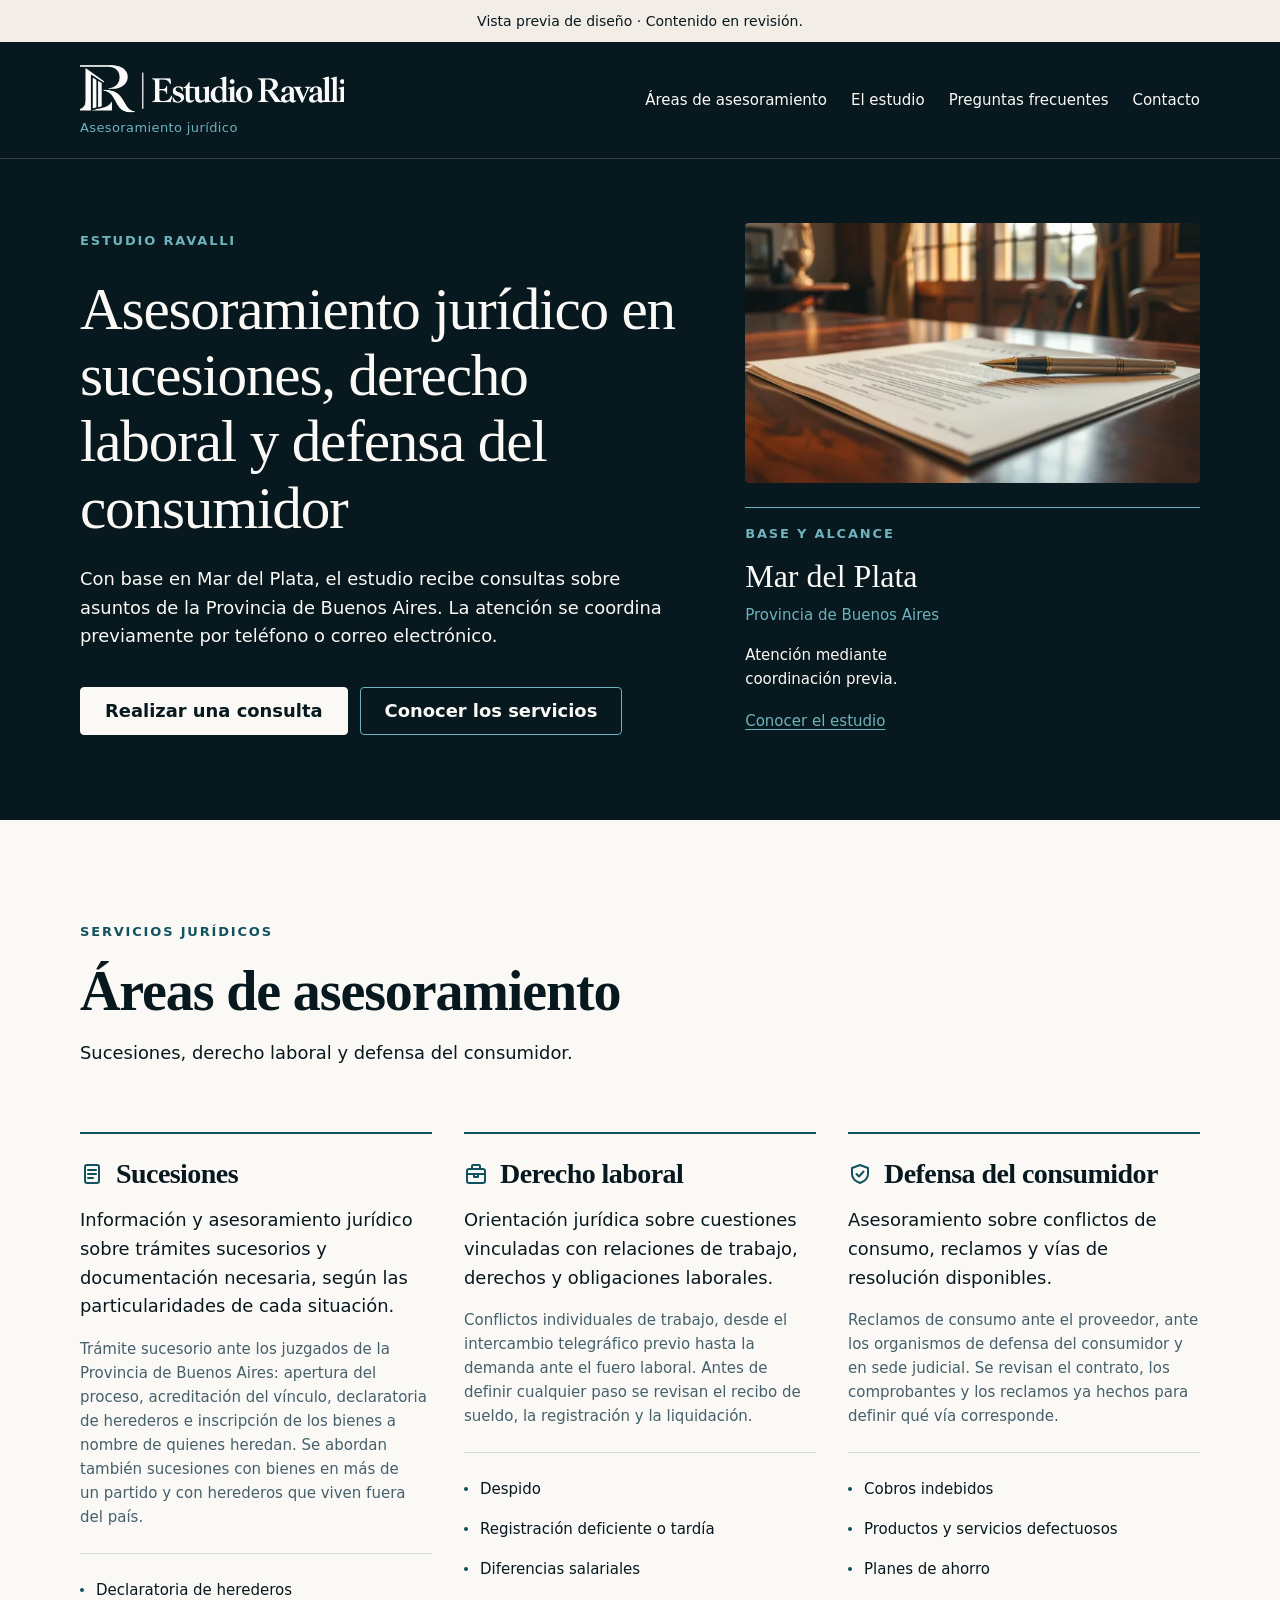
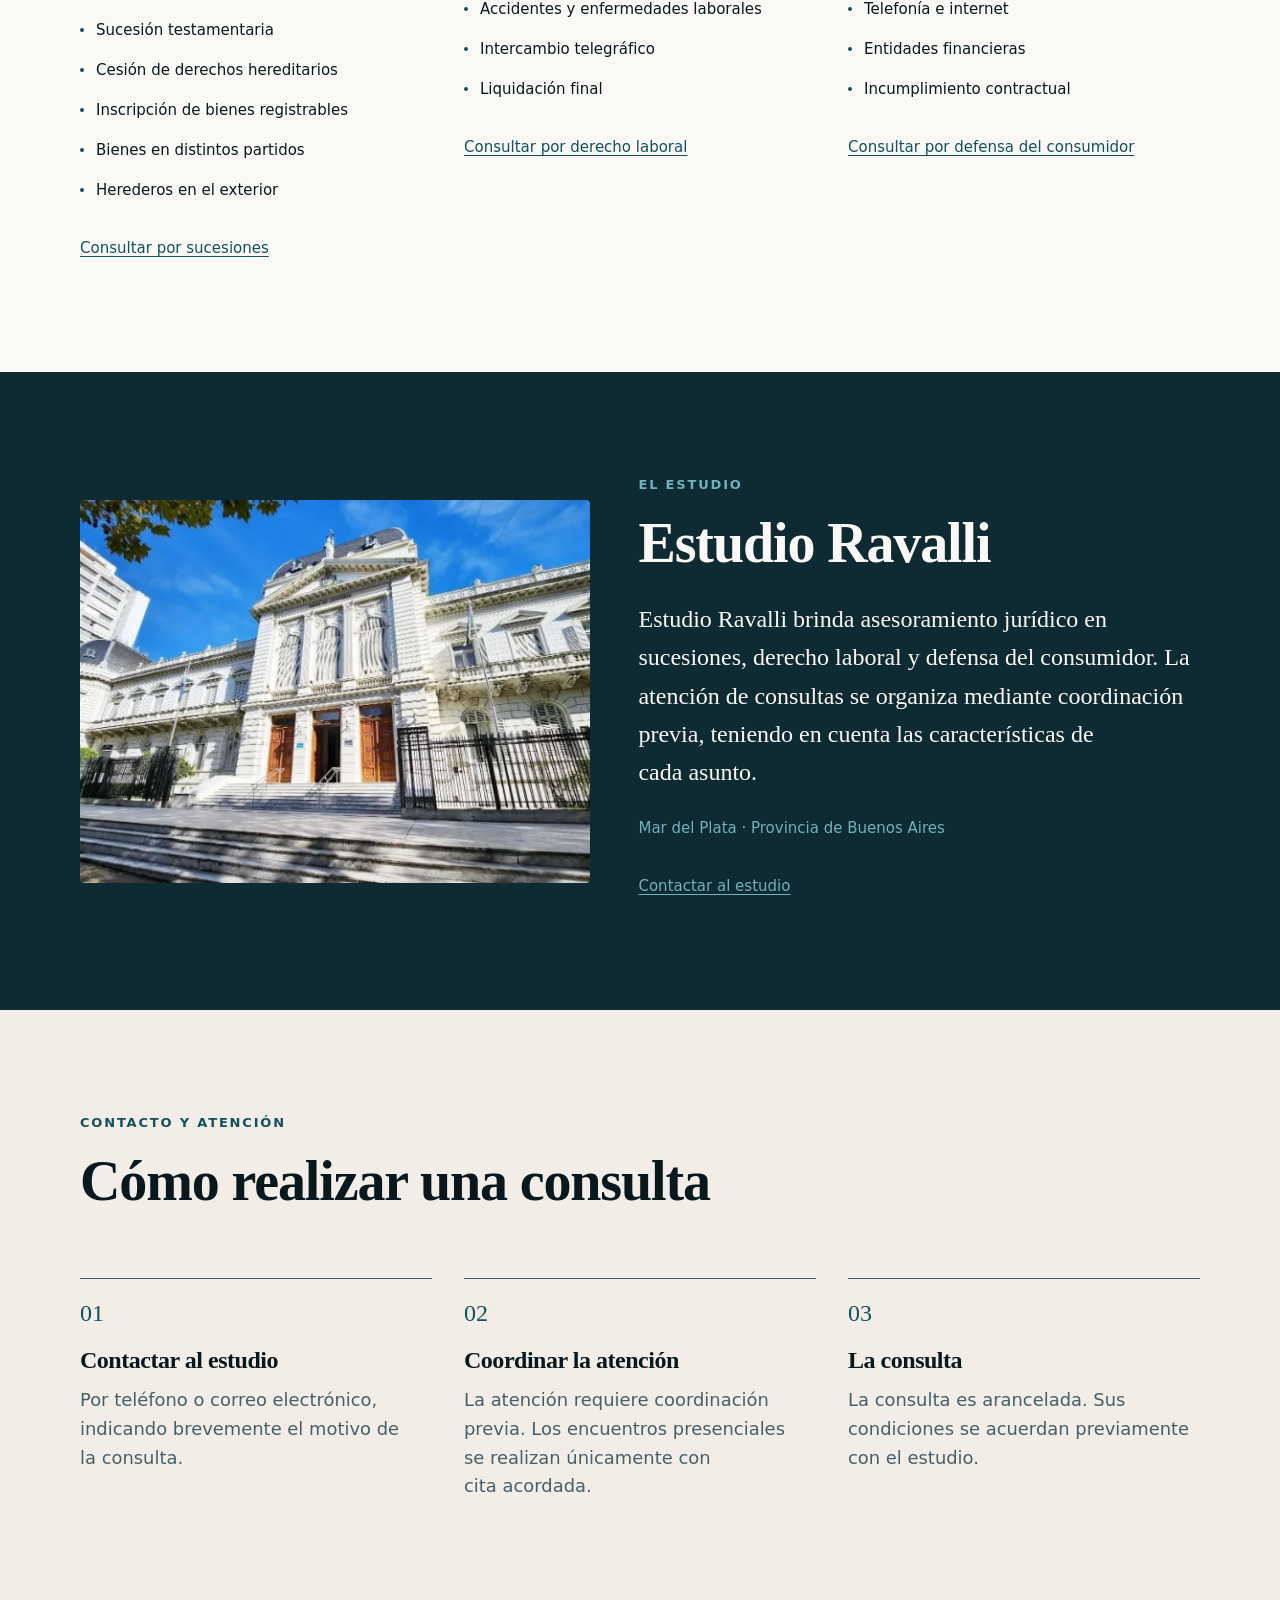
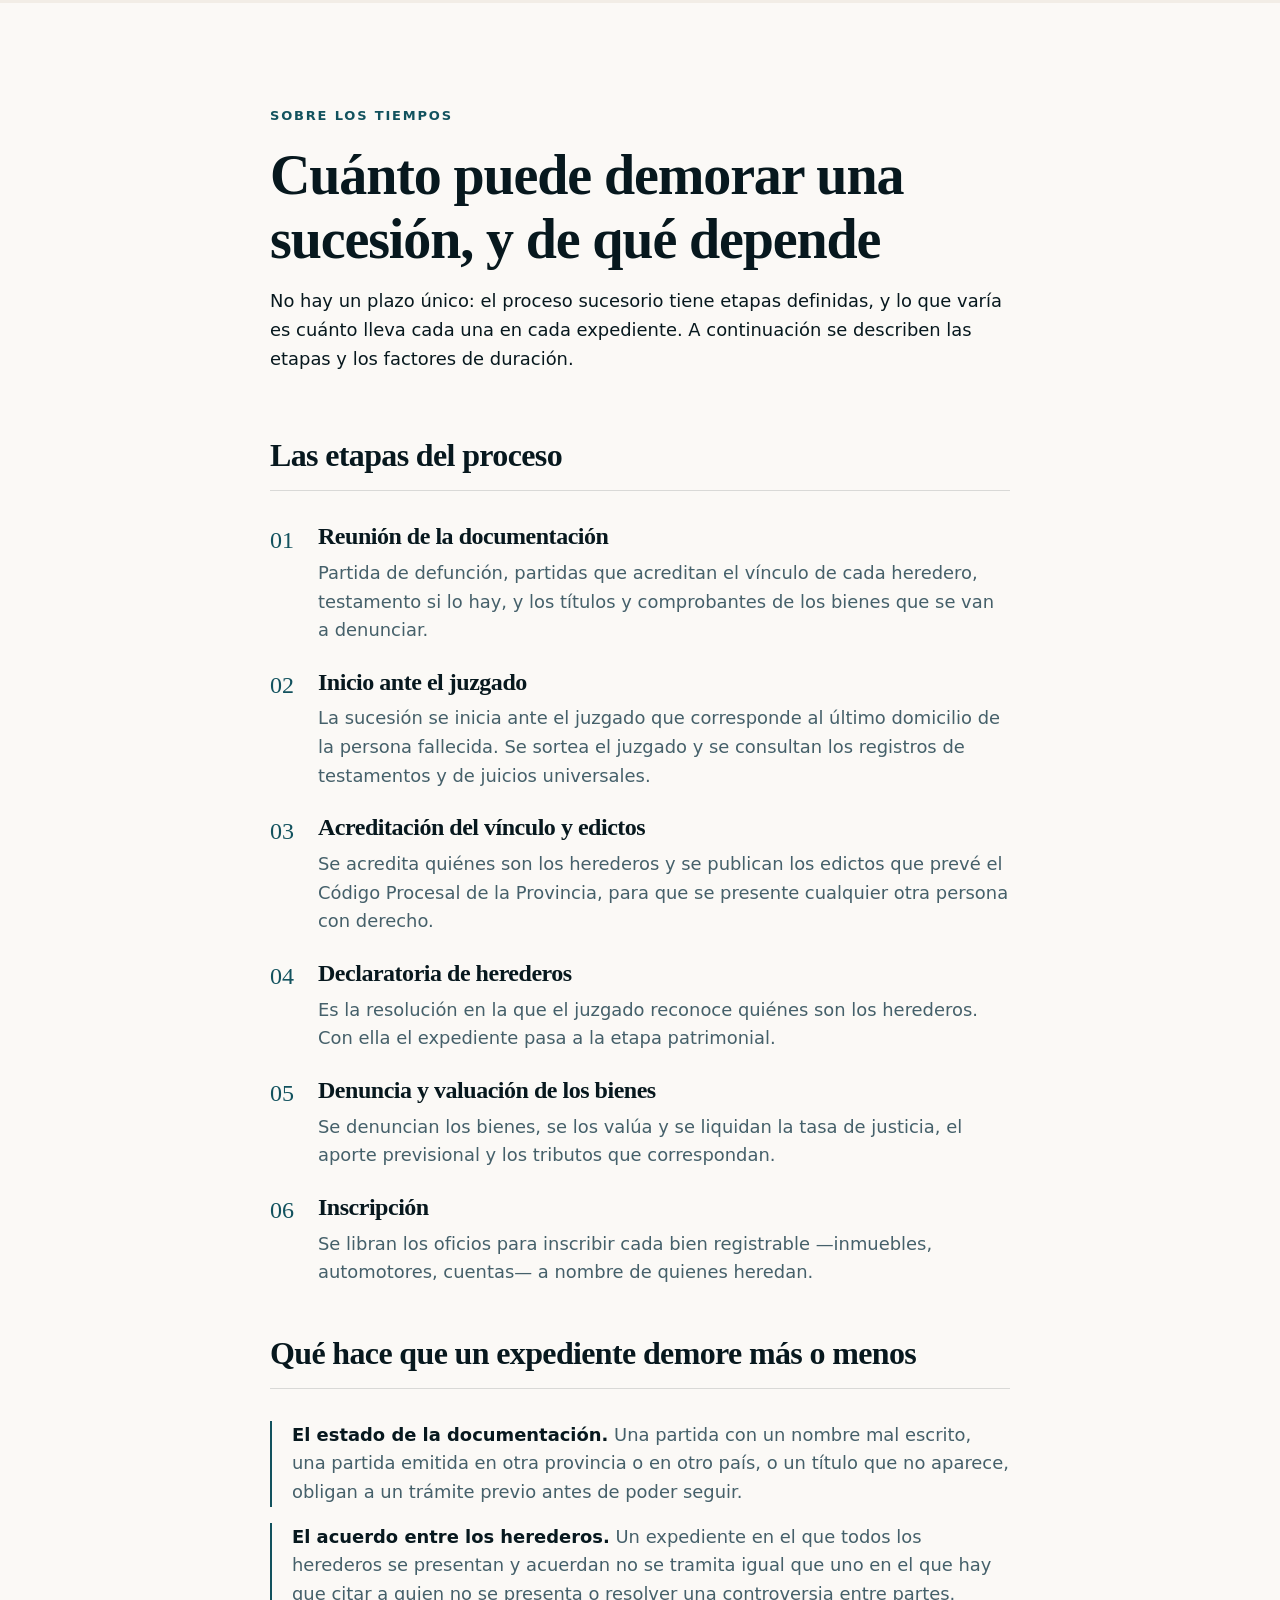
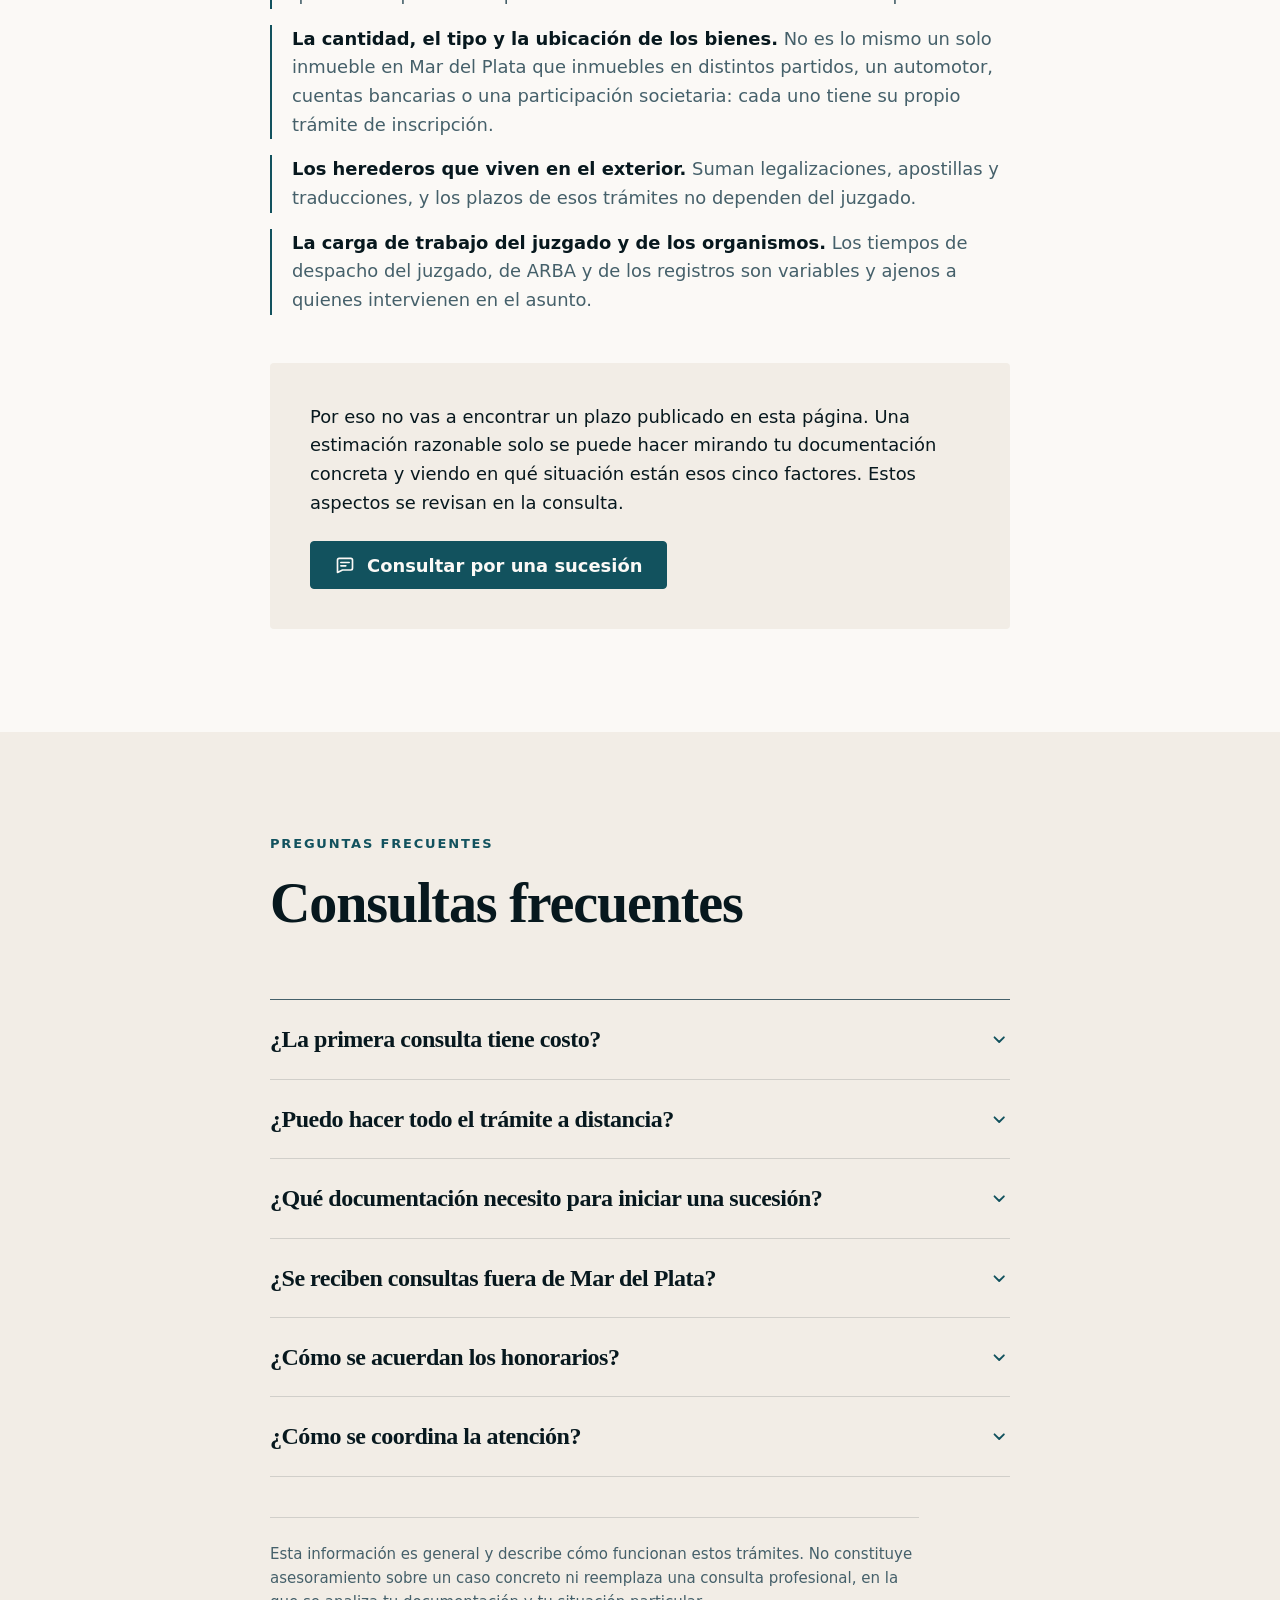
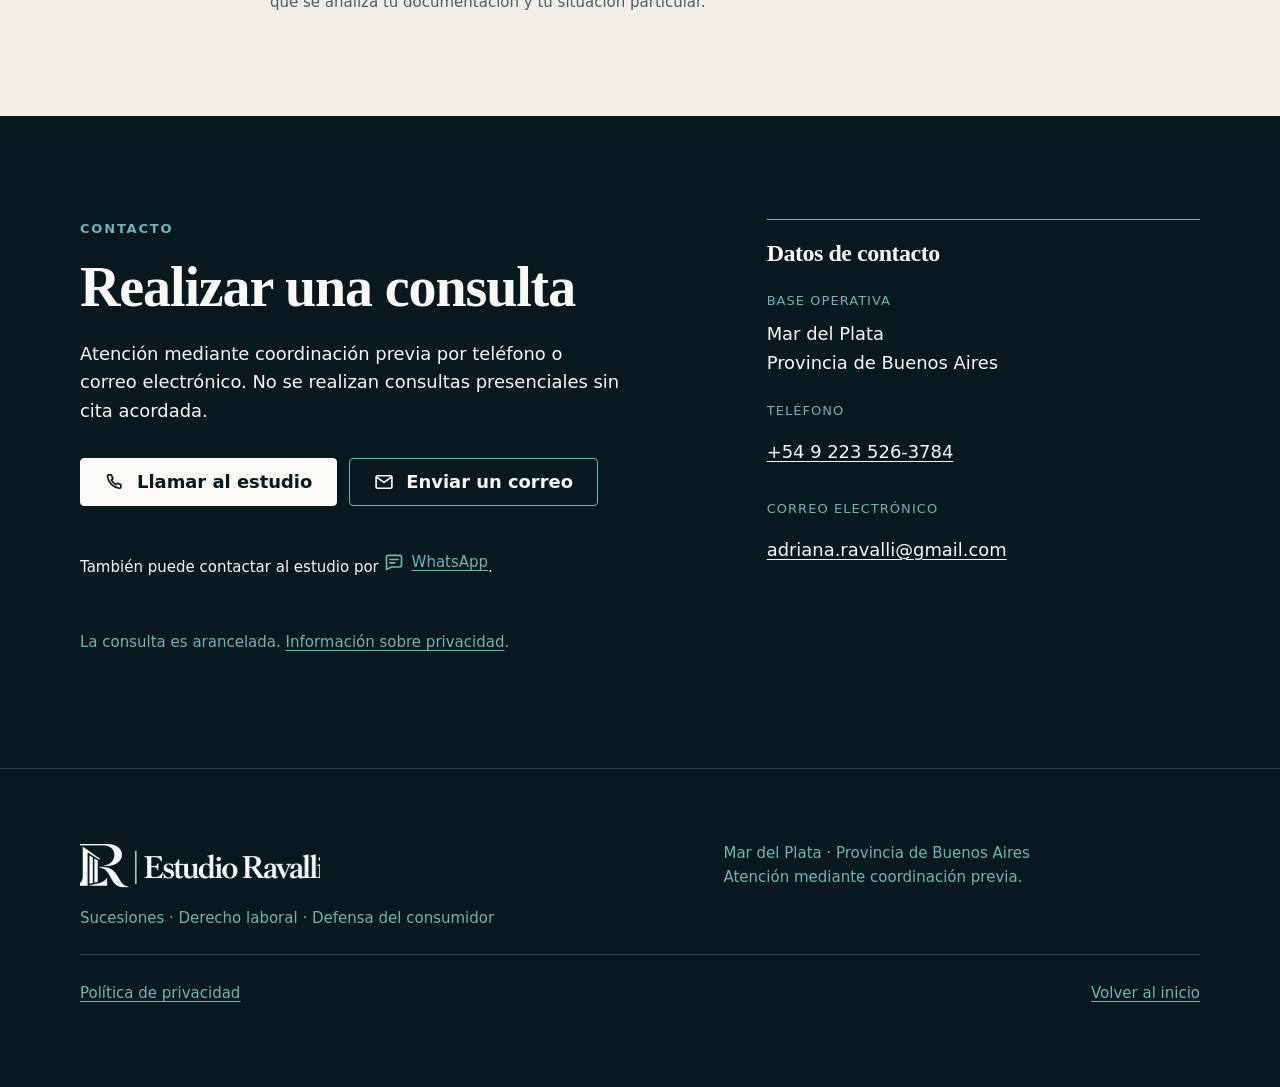
<file: index.html>
<!doctype html>
<html lang="es-AR">
<head>
<meta charset="utf-8">
<meta name="viewport" content="width=device-width, initial-scale=1">

<title>Estudio Ravalli | Sucesiones, derecho laboral y defensa del consumidor</title>
<meta name="description" content="Estudio Ravalli: asesoramiento jurídico en sucesiones, derecho laboral y defensa del consumidor. Base en Mar del Plata. Consultas sobre asuntos de la Provincia de Buenos Aires, con coordinación previa.">

<meta name="robots" content="noindex, nofollow, noarchive">
<meta name="author" content="Estudio Ravalli">
<meta name="theme-color" content="#07181E">

<meta property="og:type" content="website">
<meta property="og:locale" content="es_AR">
<meta property="og:site_name" content="Estudio Ravalli">
<meta property="og:title" content="Estudio Ravalli | Sucesiones, derecho laboral y defensa del consumidor">
<meta property="og:description" content="Asesoramiento jurídico con base en Mar del Plata. Consultas sobre asuntos de la Provincia de Buenos Aires, mediante coordinación previa.">
<meta name="twitter:card" content="summary">
<meta name="twitter:title" content="Estudio Ravalli | Sucesiones, derecho laboral y defensa del consumidor">
<meta name="twitter:description" content="Consultas sobre asuntos de la Provincia de Buenos Aires. Base en Mar del Plata y atención mediante coordinación previa.">
<link rel="icon" href="assets/img/favicon-negro.png" type="image/png" sizes="1254x1254">
<link rel="icon" href="assets/img/favicon-blanco.png" type="image/png" sizes="1254x1254" media="(prefers-color-scheme: dark)">
<link rel="icon" href="assets/img/favicon-negro.png" type="image/png" sizes="1254x1254" media="(prefers-color-scheme: light)">
<link rel="apple-touch-icon" href="assets/img/favicon-negro.png">

<link rel="stylesheet" href="assets/css/tokens.css">
<link rel="stylesheet" href="assets/css/base.css">
<link rel="stylesheet" href="assets/css/layout.css">
<link rel="stylesheet" href="assets/css/sections.css">

<script src="assets/js/main.js" defer></script>
</head>

<body>
<p class="preview-notice">Vista previa de diseño · Contenido en revisión.</p>

<a class="skip-link" href="#contenido">Saltar al contenido</a>

<svg class="sprite" aria-hidden="true" focusable="false" xmlns="http://www.w3.org/2000/svg">
  <symbol id="i-phone" viewBox="0 0 24 24"><path d="M7.5 3.5h-3a1.5 1.5 0 0 0-1.5 1.7c.9 7.7 6.6 13.4 14.3 14.3a1.5 1.5 0 0 0 1.7-1.5v-3l-4-1.5-1.8 1.8a13 13 0 0 1-5.5-5.5L9.5 8Z"/></symbol>
  <symbol id="i-mail" viewBox="0 0 24 24"><rect x="2.5" y="4.5" width="19" height="15" rx="2"/><path d="m3 6 9 6.5L21 6"/></symbol>
  <symbol id="i-message" viewBox="0 0 24 24"><path d="M5 4h14a2 2 0 0 1 2 2v10a2 2 0 0 1-2 2H9l-6 3V6a2 2 0 0 1 2-2Z"/><path d="M7 9h10M7 13h6"/></symbol>
  <symbol id="i-document" viewBox="0 0 24 24"><rect x="5" y="3" width="14" height="18" rx="2"/><path d="M8 8h8M8 12h8M8 16h5"/></symbol>
  <symbol id="i-briefcase" viewBox="0 0 24 24"><rect x="3" y="7" width="18" height="14" rx="2"/><path d="M8 7V4a1 1 0 0 1 1-1h6a1 1 0 0 1 1 1v3M3 12h18M10 12v3h4v-3"/></symbol>
  <symbol id="i-shield" viewBox="0 0 24 24"><path d="m12 3 8 3v6c0 4.5-4 7.5-8 9-4-1.5-8-4.5-8-9V6Z"/><path d="m8.5 12 2.5 2.5 4.5-5"/></symbol>
  <symbol id="i-chevron" viewBox="0 0 24 24"><path d="m7 10 5 5 5-5"/></symbol>
</svg>

<header class="site-header band--ink-900">
  <div class="container site-header__inner">

    <a class="site-brand" href="#hero" aria-label="Estudio Ravalli, inicio"><picture><source media="print" srcset="assets/img/logo-estudio-ravalli-negro.png"><img class="brand-logo" src="assets/img/logo-estudio-ravalli-blanco.png" width="2172" height="724" alt="Estudio Ravalli" decoding="async"></picture><span>Asesoramiento jurídico</span></a>
    <button class="nav-toggle" type="button" aria-controls="site-navigation" aria-expanded="false" aria-label="Abrir menú de navegación" hidden>
      <span class="nav-toggle__icon" aria-hidden="true"><span></span><span></span><span></span></span>
    </button>
    <nav class="site-nav" id="site-navigation" aria-label="Navegación principal">
      <a href="#materias">Áreas de asesoramiento</a>
      <a href="#quien">El estudio</a>
      <a href="#faq">Preguntas frecuentes</a>
      <a class="site-nav__contact" href="#contacto">Contacto</a>
    </nav>

  </div>
</header>

<main id="contenido" tabindex="-1">

<section class="band band--ink-900 hero" id="hero" aria-labelledby="hero-titulo">
  <div class="container hero__grid">
    <div class="hero__text stack-6">

      <p class="eyebrow hero__eyebrow">ESTUDIO RAVALLI</p>
      <h1 class="hero__title" id="hero-titulo">Asesoramiento jurídico en sucesiones, derecho laboral y defensa del consumidor</h1>
      <p class="hero__lede">Con base en Mar del Plata, el estudio recibe consultas sobre asuntos de la Provincia de Buenos Aires. La atención se coordina previamente por teléfono o correo electrónico.</p>
      <div class="cluster hero__cta">
        <a class="btn btn--primary" href="#contacto">Realizar una consulta</a>
        <a class="btn btn--ghost" href="#materias">Conocer los servicios</a>
      </div>

    </div>
    <div class="hero__visual">

      <picture class="hero__picture">
        <source type="image/webp" srcset="assets/img/hero-640.webp 640w, assets/img/hero-960.webp 960w, assets/img/hero-1344.webp 1344w" sizes="(min-width: 1184px) 456px, (min-width: 768px) calc((100vw - 104px) / 2.35), calc(100vw - 48px)">
        <img class="hero__image" src="assets/img/hero.jpg" width="1344" height="768" alt="Documentos y una lapicera sobre una mesa de madera." fetchpriority="high" decoding="async">
      </picture>
    <aside class="hero__scope" aria-label="Base y alcance de las consultas">

      <p class="eyebrow">Base y alcance</p>
      <p class="hero__city">Mar del Plata</p>
      <p class="hero__region">Provincia de Buenos Aires</p>
      <p class="hero__appointment">Atención mediante<br>coordinación previa.</p>
      <a class="text-link" href="#quien">Conocer el estudio</a>

    </aside>
    </div>
  </div>
</section>

<section class="band band--paper materias" id="materias" aria-labelledby="materias-titulo">
  <div class="container">

    <header class="section-head">

      <p class="eyebrow">Servicios jurídicos</p>
      <h2 id="materias-titulo">Áreas de asesoramiento</h2>
      <p class="measure">
        Sucesiones, derecho laboral y defensa del consumidor.
      </p>

    </header>

    <div class="materias__grid">

    <article class="materia" id="sucesiones">
      <h3 class="materia__titulo"><svg class="icon materia__icon" aria-hidden="true" focusable="false"><use href="#i-document"></use></svg>Sucesiones</h3>
      <p class="materia__intro">Información y asesoramiento jurídico sobre trámites sucesorios y documentación necesaria, según las particularidades de cada situación.</p>

      <p class="materia__texto measure">
        Trámite sucesorio ante los juzgados de la Provincia de Buenos Aires:
        apertura del proceso, acreditación del vínculo, declaratoria de herederos
        e inscripción de los bienes a nombre de quienes heredan. Se abordan también
        sucesiones con bienes en más de un partido y con herederos que viven
        fuera del país.
      </p>
      <ul class="materia__lista cols-2">
        <li class="materia__item">Declaratoria de herederos</li>
        <li class="materia__item">Sucesión testamentaria</li>
        <li class="materia__item">Cesión de derechos hereditarios</li>
        <li class="materia__item">Inscripción de bienes registrables</li>
        <li class="materia__item">Bienes en distintos partidos</li>
        <li class="materia__item">Herederos en el exterior</li>
      </ul>
          <a class="text-link materia__link" href="#contacto">Consultar por sucesiones</a>
    </article>

    <article class="materia" id="laboral">
      <h3 class="materia__titulo"><svg class="icon materia__icon" aria-hidden="true" focusable="false"><use href="#i-briefcase"></use></svg>Derecho laboral</h3>
      <p class="materia__intro">Orientación jurídica sobre cuestiones vinculadas con relaciones de trabajo, derechos y obligaciones laborales.</p>

      <p class="materia__texto measure">
        Conflictos individuales de trabajo, desde el intercambio telegráfico
        previo hasta la demanda ante el fuero laboral. Antes de definir cualquier
        paso se revisan el recibo de sueldo, la registración y la liquidación.
      </p>
      <ul class="materia__lista cols-2">
        <li class="materia__item">Despido</li>
        <li class="materia__item">Registración deficiente o tardía</li>
        <li class="materia__item">Diferencias salariales</li>
        <li class="materia__item">Accidentes y enfermedades laborales</li>
        <li class="materia__item">Intercambio telegráfico</li>
        <li class="materia__item">Liquidación final</li>
      </ul>
          <a class="text-link materia__link" href="#contacto">Consultar por derecho laboral</a>
    </article>

    <article class="materia" id="consumidor">
      <h3 class="materia__titulo"><svg class="icon materia__icon" aria-hidden="true" focusable="false"><use href="#i-shield"></use></svg>Defensa del consumidor</h3>
      <p class="materia__intro">Asesoramiento sobre conflictos de consumo, reclamos y vías de resolución disponibles.</p>

      <p class="materia__texto measure">
        Reclamos de consumo ante el proveedor, ante los organismos de defensa
        del consumidor y en sede judicial. Se revisan el contrato, los
        comprobantes y los reclamos ya hechos para definir qué vía corresponde.
      </p>
      <ul class="materia__lista cols-2">
        <li class="materia__item">Cobros indebidos</li>
        <li class="materia__item">Productos y servicios defectuosos</li>
        <li class="materia__item">Planes de ahorro</li>
        <li class="materia__item">Telefonía e internet</li>
        <li class="materia__item">Entidades financieras</li>
        <li class="materia__item">Incumplimiento contractual</li>
      </ul>
          <a class="text-link materia__link" href="#contacto">Consultar por defensa del consumidor</a>
    </article>

    </div>

  </div>
</section>

<section class="band band--ink-800 quien" id="quien" aria-labelledby="quien-titulo">
  <div class="container quien__grid">

    <div class="quien__texto stack-6">
      <header class="section-head">
        <p class="eyebrow">El estudio</p>
        <h2 id="quien-titulo">Estudio Ravalli</h2>
      </header>
      <p class="quien__lede">Estudio Ravalli brinda asesoramiento jurídico en sucesiones, derecho laboral y defensa del consumidor. La atención de consultas se organiza mediante coordinación previa, teniendo en cuenta las características de cada asunto.</p>
      <p class="quien__location">Mar del Plata · Provincia de Buenos Aires</p>
      <a class="text-link" href="#contacto">Contactar al estudio</a>
    </div>

    <picture class="quien__media">
      <source type="image/webp" srcset="assets/img/institucional-640.webp 640w, assets/img/institucional-960.webp 960w, assets/img/institucional-1280.webp 1280w" sizes="(min-width: 1184px) 512px, (min-width: 768px) calc((100vw - 112px) / 2.1), calc(100vw - 48px)">
      <img class="quien__image" src="assets/img/institucional.jpg" width="1500" height="937" alt="Fachada de arquitectura clásica con ventanas altas y una reja exterior." loading="lazy" decoding="async">
    </picture>
  </div>
</section>

<section class="band band--sand proceso" id="proceso" aria-labelledby="proceso-titulo">
  <div class="container">
    <header class="section-head">

      <p class="eyebrow">Contacto y atención</p>
      <h2 id="proceso-titulo">Cómo realizar una consulta</h2>

    </header>

    <ol class="proceso__pasos" role="list">
      <li class="paso">
        <span class="paso__numero" aria-hidden="true">01</span>
        <h3 class="paso__titulo">Contactar al estudio</h3>
        <p class="paso__texto">Por teléfono o correo electrónico, indicando brevemente el motivo de la consulta.</p>
      </li>
      <li class="paso">
        <span class="paso__numero" aria-hidden="true">02</span>
        <h3 class="paso__titulo">Coordinar la atención</h3>
        <p class="paso__texto">La atención requiere coordinación previa. Los encuentros presenciales se realizan únicamente con cita acordada.</p>
      </li>
      <li class="paso">
        <span class="paso__numero" aria-hidden="true">03</span>
        <h3 class="paso__titulo">La consulta</h3>
        <p class="paso__texto">La consulta es arancelada. Sus condiciones se acuerdan previamente con el estudio.</p>
      </li>
    </ol>

  </div>
</section>

<section class="band band--paper tiempos" id="tiempos" aria-labelledby="tiempos-titulo">
  <div class="container-narrow">

    <header class="section-head">

      <p class="eyebrow">Sobre los tiempos</p>
      <h2 id="tiempos-titulo">Cuánto puede demorar una sucesión, y de qué depende</h2>
      <p class="measure">
        No hay un plazo único: el proceso sucesorio tiene etapas definidas,
        y lo que varía es cuánto lleva cada una en cada expediente. A continuación se describen las etapas y los factores de duración.
      </p>

    </header>

    <h3 class="tiempos__subtitulo">Las etapas del proceso</h3>
    <ol class="tiempos__etapas stack-6" role="list">

      <li class="etapa">
        <h4 class="etapa__titulo">Reunión de la documentación</h4>
        <p class="etapa__texto">
          Partida de defunción, partidas que acreditan el vínculo de cada
          heredero, testamento si lo hay, y los títulos y comprobantes de los
          bienes que se van a denunciar.
        </p>
      </li>

      <li class="etapa">
        <h4 class="etapa__titulo">Inicio ante el juzgado</h4>
        <p class="etapa__texto">
          La sucesión se inicia ante el juzgado que corresponde al último
          domicilio de la persona fallecida. Se sortea el juzgado y se
          consultan los registros de testamentos y de juicios universales.
        </p>
      </li>

      <li class="etapa">
        <h4 class="etapa__titulo">Acreditación del vínculo y edictos</h4>
        <p class="etapa__texto">
          Se acredita quiénes son los herederos y se publican los edictos que
          prevé el Código Procesal de la Provincia, para que se presente
          cualquier otra persona con derecho.
        </p>
      </li>

      <li class="etapa">
        <h4 class="etapa__titulo">Declaratoria de herederos</h4>
        <p class="etapa__texto">
          Es la resolución en la que el juzgado reconoce quiénes son los
          herederos. Con ella el expediente pasa a la etapa patrimonial.
        </p>
      </li>

      <li class="etapa">
        <h4 class="etapa__titulo">Denuncia y valuación de los bienes</h4>
        <p class="etapa__texto">
          Se denuncian los bienes, se los valúa y se liquidan la tasa de
          justicia, el aporte previsional y los tributos que correspondan.
        </p>
      </li>

      <li class="etapa">
        <h4 class="etapa__titulo">Inscripción</h4>
        <p class="etapa__texto">
          Se libran los oficios para inscribir cada bien registrable —inmuebles,
          automotores, cuentas— a nombre de quienes heredan.
        </p>
      </li>

    </ol>

    <h3 class="tiempos__subtitulo">Qué hace que un expediente demore más o menos</h3>
    <ul class="tiempos__factores stack-4">

      <li class="factor">
        <strong>El estado de la documentación.</strong>
        Una partida con un nombre mal escrito, una partida emitida en otra
        provincia o en otro país, o un título que no aparece, obligan a un
        trámite previo antes de poder seguir.
      </li>

      <li class="factor">
        <strong>El acuerdo entre los herederos.</strong>
        Un expediente en el que todos los herederos se presentan y acuerdan no
        se tramita igual que uno en el que hay que citar a quien no se presenta
        o resolver una controversia entre partes.
      </li>

      <li class="factor">
        <strong>La cantidad, el tipo y la ubicación de los bienes.</strong>
        No es lo mismo un solo inmueble en Mar del Plata que inmuebles en
        distintos partidos, un automotor, cuentas bancarias o una participación
        societaria: cada uno tiene su propio trámite de inscripción.
      </li>

      <li class="factor">
        <strong>Los herederos que viven en el exterior.</strong>
        Suman legalizaciones, apostillas y traducciones, y los plazos de esos
        trámites no dependen del juzgado.
      </li>

      <li class="factor">
        <strong>La carga de trabajo del juzgado y de los organismos.</strong>
        Los tiempos de despacho del juzgado, de ARBA y de los registros son
        variables y ajenos a quienes intervienen en el asunto.
      </li>

    </ul>

    <div class="tiempos__cierre">
      <p class="measure">
        Por eso no vas a encontrar un plazo publicado en esta página. Una
        estimación razonable solo se puede hacer mirando tu documentación
        concreta y viendo en qué situación están esos cinco factores. Estos aspectos se revisan en la consulta.
      </p>
      <p class="cluster">
        <a class="btn btn--primary"
           href="https://wa.me/5492235263784?text=Hola%20Estudio%20Ravalli%2C%20quisiera%20consultar%20por%20una%20sucesi%C3%B3n."
           rel="noopener"
           target="_blank">
          <svg class="icon" aria-hidden="true" focusable="false"><use href="#i-message"></use></svg>
          Consultar por una sucesión
        </a>
      </p>
    </div>

  </div>
</section>

<section class="band band--sand faq" id="faq" aria-labelledby="faq-titulo">
  <div class="container-narrow">

    <header class="section-head">

      <p class="eyebrow">Preguntas frecuentes</p>
      <h2 id="faq-titulo">Consultas frecuentes</h2>

    </header>

    <div class="faq__lista">

      <details class="faq__item">
        <summary>¿La primera consulta tiene costo?
          <svg class="icon faq__chevron" aria-hidden="true" focusable="false"><use href="#i-chevron"></use></svg>
        </summary>
        <p>
          Sí, la consulta es arancelada. En ese encuentro se revisa la
          documentación disponible y se explica qué procedimiento corresponde a
          tu situación y qué alternativas hay. Si después se decide avanzar, los
          honorarios del trámite se acuerdan por escrito y por separado.
        </p>
      </details>

      <details class="faq__item">
        <summary>¿Puedo hacer todo el trámite a distancia?
          <svg class="icon faq__chevron" aria-hidden="true" focusable="false"><use href="#i-chevron"></use></svg>
        </summary>
        <p>
          En buena medida sí. La modalidad de la consulta se coordina previamente con el estudio. El
          expediente judicial en la Provincia de Buenos Aires tramita en forma
          electrónica, así que las presentaciones no requieren tu presencia.
          Lo que sí vas a tener que hacer presencialmente es firmar el poder
          ante escribanía o ante el Colegio, y en algunos casos acercar
          documentación original.
        </p>
      </details>

      <details class="faq__item">
        <summary>¿Qué documentación necesito para iniciar una sucesión?
          <svg class="icon faq__chevron" aria-hidden="true" focusable="false"><use href="#i-chevron"></use></svg>
        </summary>
        <p>
          Como base: partida de defunción de la persona fallecida, las partidas
          que acreditan el vínculo de cada heredero —nacimiento, matrimonio—,
          el documento de identidad de los herederos, el testamento si lo hubo,
          y los títulos o comprobantes de los bienes que se van a denunciar
          (escritura del inmueble, cédula del automotor, datos de las cuentas).
          Según el caso puede pedirse documentación adicional; eso se revisa
          en la consulta.
        </p>
      </details>

      <details class="faq__item">
        <summary>¿Se reciben consultas fuera de Mar del Plata?
          <svg class="icon faq__chevron" aria-hidden="true" focusable="false"><use href="#i-chevron"></use></svg>
        </summary>
        <p>
          El estudio recibe consultas sobre asuntos de la Provincia de Buenos Aires, con base en Mar del Plata y atención mediante coordinación previa.
          En sucesiones el juzgado competente es el del último domicilio de la
          persona fallecida, así que el lugar donde vivís vos no determina dónde
          tramita el expediente. Si el caso corresponde a otra jurisdicción,
          se informa en el primer contacto.
        </p>
      </details>

      <details class="faq__item">
        <summary>¿Cómo se acuerdan los honorarios?
          <svg class="icon faq__chevron" aria-hidden="true" focusable="false"><use href="#i-chevron"></use></svg>
        </summary>
        <p>
          Por escrito y antes de empezar. En la Provincia de Buenos Aires los
          honorarios de abogados se rigen por la Ley 14.967, que es de orden
          público y fija los mínimos según el tipo de proceso y la etapa. En la
          consulta se explica cómo se calculan en cada caso y, si se avanza,
          se firma el convenio —incluida la forma de pago— antes de iniciar el
          trámite.
        </p>
      </details>

      <details class="faq__item">
        <summary>¿Cómo se coordina la atención?
          <svg class="icon faq__chevron" aria-hidden="true" focusable="false"><use href="#i-chevron"></use></svg>
        </summary>
        <p>Atención mediante coordinación previa por teléfono o correo electrónico. No se realizan consultas presenciales sin cita acordada.</p>
      </details>

    </div>

    <p class="faq__nota">
      Esta información es general y describe cómo funcionan estos trámites.
      No constituye asesoramiento sobre un caso concreto ni reemplaza una
      consulta profesional, en la que se analiza tu documentación y tu
      situación particular.
    </p>

  </div>
</section>

<section class="band band--ink-900 contacto" id="contacto" aria-labelledby="contacto-titulo">
  <div class="container contacto__grid">
    <div class="contacto__principal stack-8">
      <header class="section-head">

        <p class="eyebrow">Contacto</p>
        <h2 id="contacto-titulo">Realizar una consulta</h2>
        <p class="contacto__intro">Atención mediante coordinación previa por teléfono o correo electrónico. No se realizan consultas presenciales sin cita acordada.</p>

      </header>

      <div class="contacto__vias">
        <a class="btn btn--primary" href="tel:+5492235263784"><svg class="icon" aria-hidden="true" focusable="false"><use href="#i-phone"></use></svg>Llamar al estudio</a>
        <a class="btn btn--ghost" href="mailto:adriana.ravalli@gmail.com?subject=Consulta%20a%20Estudio%20Ravalli"><svg class="icon" aria-hidden="true" focusable="false"><use href="#i-mail"></use></svg>Enviar un correo</a>
      </div>
      <p class="contacto__whatsapp">También puede contactar al estudio por <a href="https://wa.me/5492235263784?text=Hola%2C%20quisiera%20realizar%20una%20consulta%20a%20Estudio%20Ravalli." rel="noopener noreferrer" target="_blank"><svg class="icon" aria-hidden="true" focusable="false"><use href="#i-message"></use></svg>WhatsApp</a>.</p>
      <p class="contacto__nota">La consulta es arancelada. <a href="privacidad.html">Información sobre privacidad</a>.</p>

    </div>
    <aside class="contacto__datos" aria-labelledby="estudio-titulo">

      <h3 class="contacto__datos-titulo" id="estudio-titulo">Datos de contacto</h3>
      <dl class="dato-lista stack-6">
        <div class="dato"><dt class="dato__rotulo">Base operativa</dt><dd class="dato__valor">Mar del Plata<br>Provincia de Buenos Aires</dd></div>
        <div class="dato"><dt class="dato__rotulo">Teléfono</dt><dd class="dato__valor"><a href="tel:+5492235263784">+54 9 223 526-3784</a></dd></div>
        <div class="dato"><dt class="dato__rotulo">Correo electrónico</dt><dd class="dato__valor"><a href="mailto:adriana.ravalli@gmail.com">adriana.ravalli@gmail.com</a></dd></div>
      </dl>

    </aside>
  </div>
</section>

</main>

<footer class="band band--ink-900 band--tight pie">
  <div class="container">

    <div class="pie__grid">
      <div class="stack-2"><a class="site-brand site-brand--footer" href="#hero" aria-label="Estudio Ravalli, volver al inicio"><picture><source media="print" srcset="assets/img/logo-estudio-ravalli-negro.png"><img class="brand-logo" src="assets/img/logo-estudio-ravalli-blanco.png" width="2172" height="724" alt="Estudio Ravalli" decoding="async"></picture></a><p class="pie__descripcion">Sucesiones · Derecho laboral · Defensa del consumidor</p></div>
      <p class="pie__address">Mar del Plata · Provincia de Buenos Aires<br>Atención mediante coordinación previa.</p>
    </div>
    <div class="pie__legal cluster"><p><a href="privacidad.html">Política de privacidad</a></p><a href="#hero">Volver al inicio</a></div>

  </div>
</footer>

<nav class="mobile-bar band--ink-900" aria-label="Contacto rápido">

  <a class="mobile-bar__accion mobile-bar__accion--wa"
     href="https://wa.me/5492235263784?text=Hola%20Estudio%20Ravalli%2C%20quisiera%20hacer%20una%20consulta."
     rel="noopener"
     target="_blank">
    <svg class="icon" aria-hidden="true" focusable="false"><use href="#i-message"></use></svg>
    WhatsApp
  </a>
  <a class="mobile-bar__accion mobile-bar__accion--tel"
     href="tel:+5492235263784">
    <svg class="icon" aria-hidden="true" focusable="false"><use href="#i-phone"></use></svg>
    Llamar
  </a>

</nav>

</body>
</html>
</file>
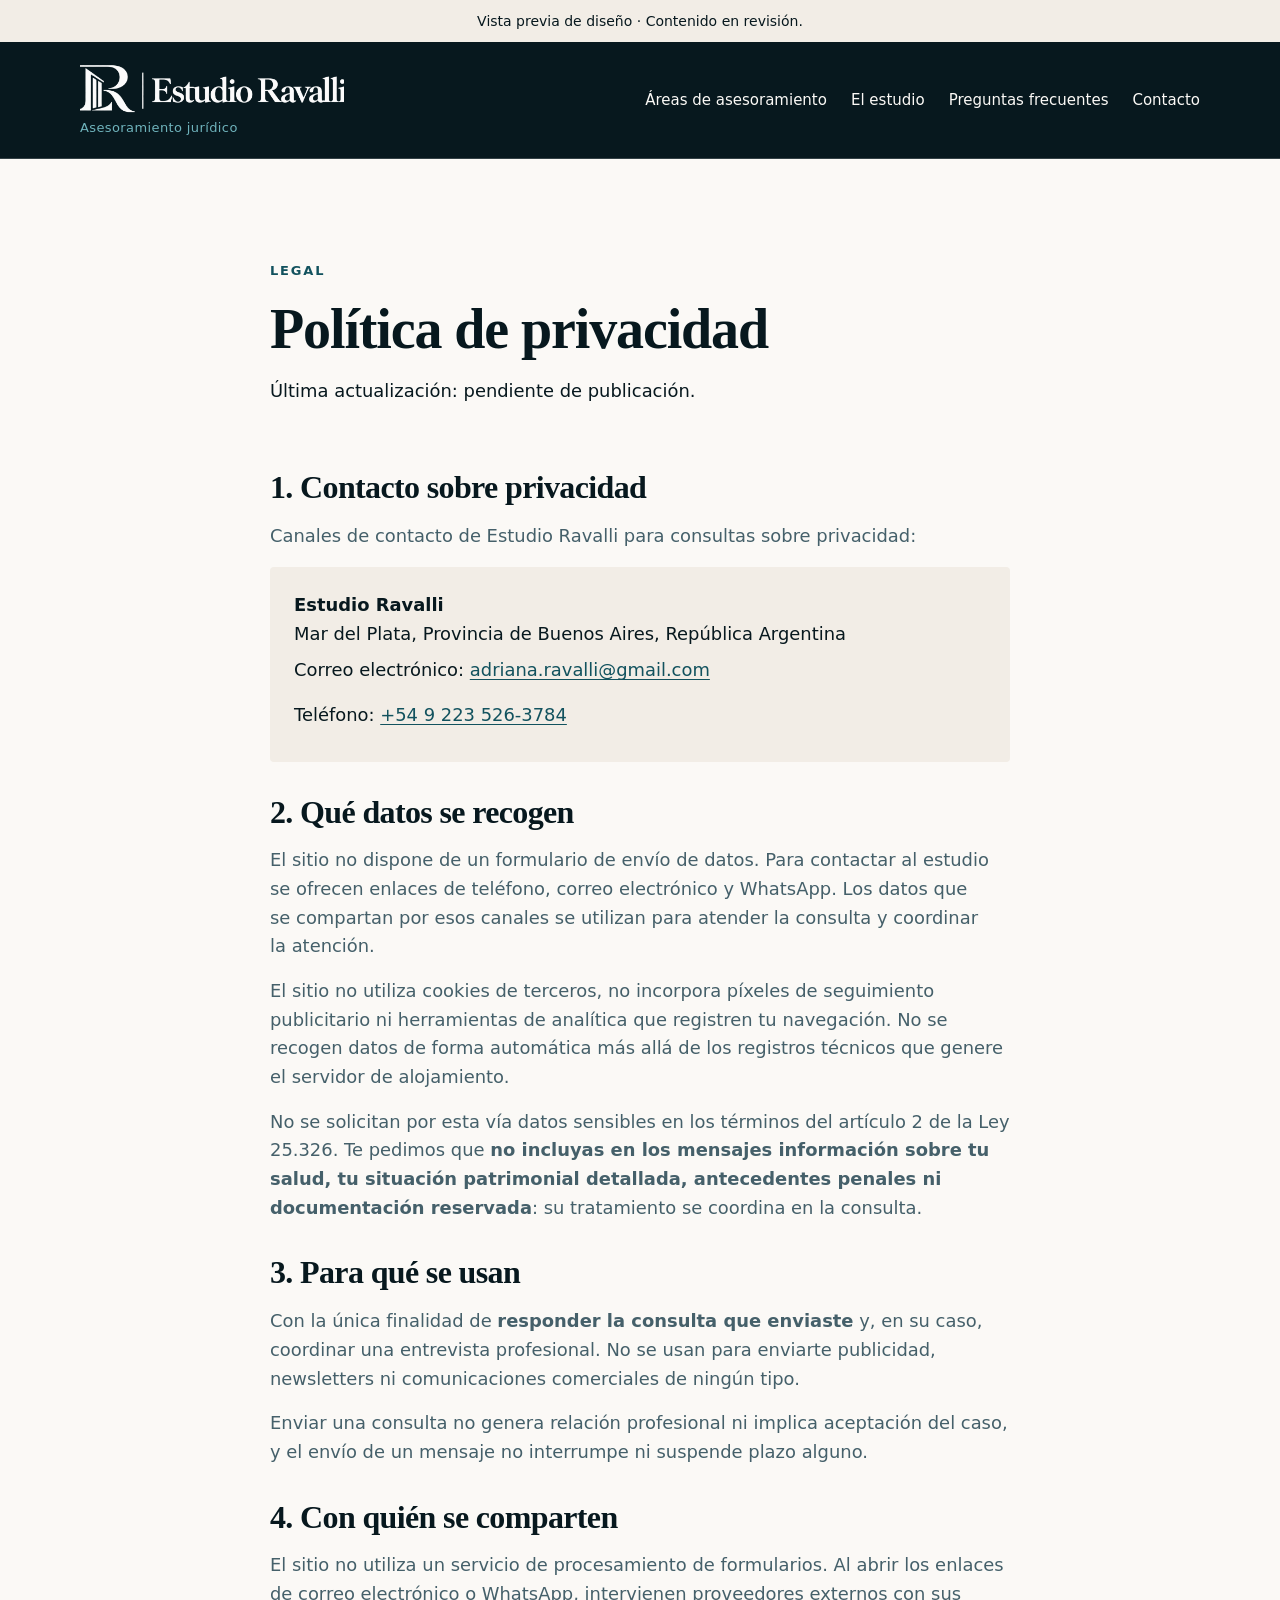
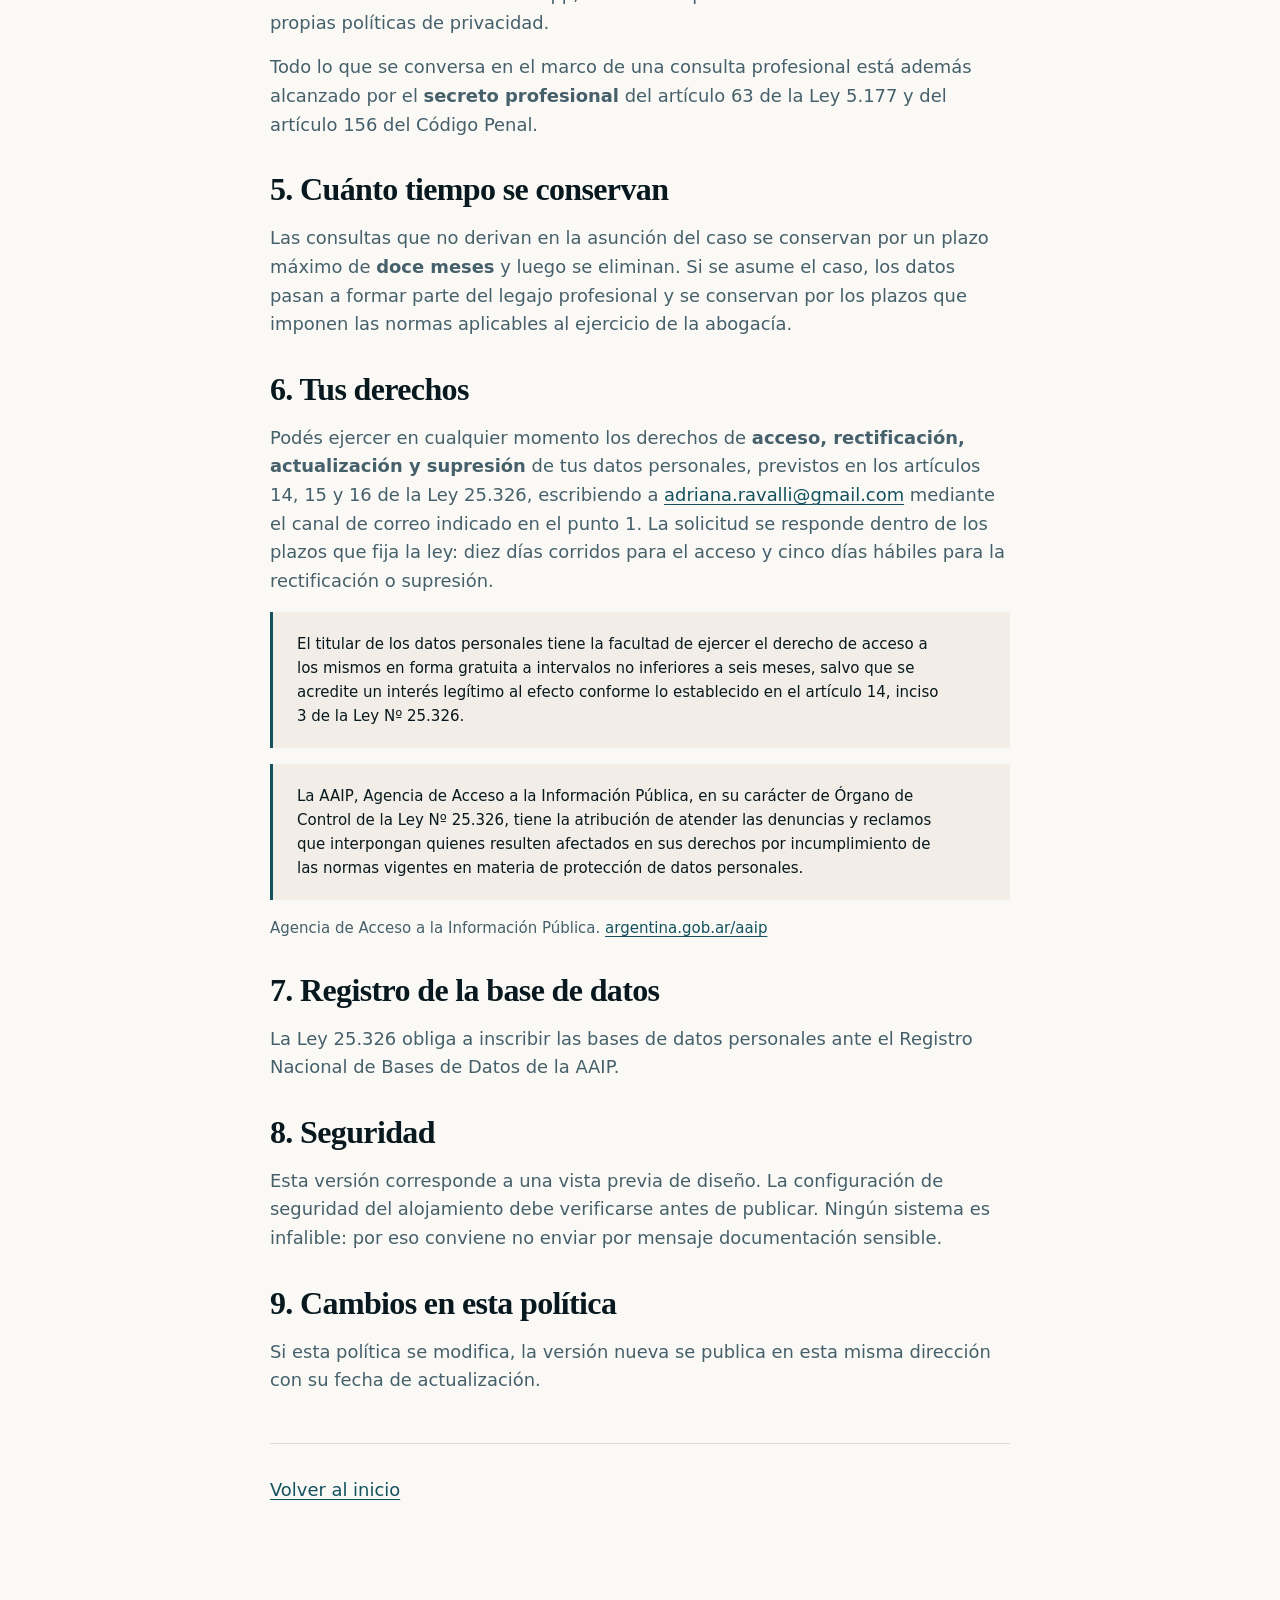
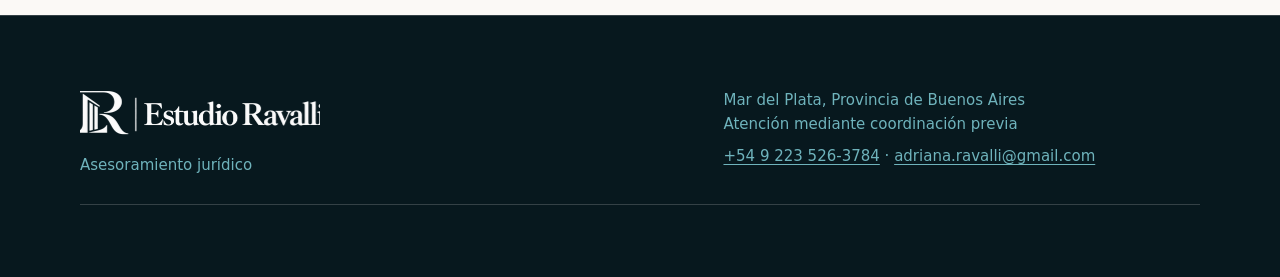
<file: privacidad.html>
<!doctype html>
<html lang="es-AR">
<head>
<meta charset="utf-8">
<meta name="viewport" content="width=device-width, initial-scale=1">

<title>Política de privacidad — Estudio Ravalli</title>
<meta name="description" content="Cómo se tratan los datos personales que dejás en este sitio: quién es responsable de la base, para qué se usan, cuánto se conservan y cómo ejercer los derechos de acceso, rectificación y supresión de la Ley 25.326.">
<meta name="robots" content="noindex, nofollow, noarchive">
<link rel="icon" href="assets/img/favicon-negro.png" type="image/png" sizes="1254x1254">
<link rel="icon" href="assets/img/favicon-blanco.png" type="image/png" sizes="1254x1254" media="(prefers-color-scheme: dark)">
<link rel="icon" href="assets/img/favicon-negro.png" type="image/png" sizes="1254x1254" media="(prefers-color-scheme: light)">
<link rel="apple-touch-icon" href="assets/img/favicon-negro.png">

<link rel="stylesheet" href="assets/css/tokens.css">
<link rel="stylesheet" href="assets/css/base.css">
<link rel="stylesheet" href="assets/css/layout.css">
<link rel="stylesheet" href="assets/css/sections.css">

<script src="assets/js/main.js" defer></script>
</head>

<body>
<p class="preview-notice">Vista previa de diseño · Contenido en revisión.</p>

<a class="skip-link" href="#contenido">Saltar al contenido</a>

<header class="site-header band--ink-900">
  <div class="container site-header__inner">

    <a class="site-brand" href="index.html#hero" aria-label="Estudio Ravalli, inicio"><picture><source media="print" srcset="assets/img/logo-estudio-ravalli-negro.png"><img class="brand-logo" src="assets/img/logo-estudio-ravalli-blanco.png" width="2172" height="724" alt="Estudio Ravalli" decoding="async"></picture><span>Asesoramiento jurídico</span></a>
    <button class="nav-toggle" type="button" aria-controls="site-navigation" aria-expanded="false" aria-label="Abrir menú de navegación" hidden>
      <span class="nav-toggle__icon" aria-hidden="true"><span></span><span></span><span></span></span>
    </button>
    <nav class="site-nav" id="site-navigation" aria-label="Navegación principal">
      <a href="index.html#materias">Áreas de asesoramiento</a>
      <a href="index.html#quien">El estudio</a>
      <a href="index.html#faq">Preguntas frecuentes</a>
      <a class="site-nav__contact" href="index.html#contacto">Contacto</a>
    </nav>

  </div>
</header>

<main id="contenido" tabindex="-1">
<section class="band band--paper legal">
  <div class="container-narrow">

    <header class="section-head">
      <p class="eyebrow">Legal</p>
      <h1>Política de privacidad</h1>
      <p class="measure">
        Última actualización:
        pendiente de publicación.
      </p>
    </header>

    <div class="legal__cuerpo stack-8">

      <section class="stack-4">
        <h2>1. Contacto sobre privacidad</h2>

        <p>
          Canales de contacto de Estudio Ravalli para consultas sobre privacidad:
        </p>
        <address class="legal__address">
          <strong>Estudio Ravalli</strong><br>
          Mar del Plata, Provincia de Buenos Aires, República Argentina<br>
          Correo electrónico:
          <a href="mailto:adriana.ravalli@gmail.com">adriana.ravalli@gmail.com</a>
          <br>
          Teléfono: <a href="tel:+5492235263784">+54 9 223 526-3784</a>
        </address>
      </section>

      <section class="stack-4">
        <h2>2. Qué datos se recogen</h2>
        <p>
          El sitio no dispone de un formulario de envío de datos. Para contactar al estudio se ofrecen enlaces de teléfono, correo electrónico y WhatsApp. Los datos que se compartan por esos canales se utilizan para atender la consulta y coordinar la atención.
        </p>
        <p>
          El sitio no utiliza cookies de terceros, no incorpora píxeles de
          seguimiento publicitario ni herramientas de analítica que registren
          tu navegación. No se recogen datos de forma automática más allá de
          los registros técnicos que genere el servidor de alojamiento.
        </p>
        <p>
          No se solicitan por esta vía datos sensibles en los términos del
          artículo 2 de la Ley 25.326. Te pedimos que <strong>no incluyas en
          los mensajes información sobre tu salud, tu situación patrimonial
          detallada, antecedentes penales ni documentación reservada</strong>:
          su tratamiento se coordina en la consulta.
        </p>
      </section>

      <section class="stack-4">
        <h2>3. Para qué se usan</h2>
        <p>
          Con la única finalidad de <strong>responder la consulta que
          enviaste</strong> y, en su caso, coordinar una entrevista
          profesional. No se usan para enviarte publicidad, newsletters ni
          comunicaciones comerciales de ningún tipo.
        </p>
        <p>
          Enviar una consulta no genera relación profesional ni implica
          aceptación del caso, y el envío de un mensaje no interrumpe ni
          suspende plazo alguno.
        </p>
      </section>

      <section class="stack-4">
        <h2>4. Con quién se comparten</h2>
        <p>El sitio no utiliza un servicio de procesamiento de formularios. Al abrir los enlaces de correo electrónico o WhatsApp, intervienen proveedores externos con sus propias políticas de privacidad.</p>

        <p>
          Todo lo que se conversa en el marco de una consulta profesional está
          además alcanzado por el <strong>secreto profesional</strong> del
          artículo 63 de la Ley 5.177 y del artículo 156 del Código Penal.
        </p>
      </section>

      <section class="stack-4">
        <h2>5. Cuánto tiempo se conservan</h2>
        <p>
          Las consultas que no derivan en la asunción del caso se conservan por
          un plazo máximo de <strong>doce meses</strong> y luego se eliminan.
          Si se asume el caso, los datos pasan a formar parte del legajo
          profesional y se conservan por los plazos que imponen las normas
          aplicables al ejercicio de la abogacía.
        </p>
      </section>

      <section class="stack-4">
        <h2>6. Tus derechos</h2>
        <p>
          Podés ejercer en cualquier momento los derechos de
          <strong>acceso, rectificación, actualización y supresión</strong> de
          tus datos personales, previstos en los artículos 14, 15 y 16 de la
          Ley 25.326, escribiendo a
          <a href="mailto:adriana.ravalli@gmail.com">adriana.ravalli@gmail.com</a>
          mediante el canal de correo indicado en el punto 1. La solicitud se responde
          dentro de los plazos que fija la ley: diez días corridos para el
          acceso y cinco días hábiles para la rectificación o supresión.
        </p>

        <blockquote class="legal__leyenda">
          <p>
            El titular de los datos personales tiene la facultad de ejercer el
            derecho de acceso a los mismos en forma gratuita a intervalos no
            inferiores a seis meses, salvo que se acredite un interés legítimo
            al efecto conforme lo establecido en el artículo 14, inciso 3 de la
            Ley Nº 25.326.
          </p>
        </blockquote>

        <blockquote class="legal__leyenda">
          <p>
            La <span class="legal__sigla">AAIP</span>, Agencia de Acceso a la
            Información Pública, en su carácter de Órgano de Control de la Ley
            Nº 25.326, tiene la atribución de atender las denuncias y reclamos
            que interpongan quienes resulten afectados en sus derechos por
            incumplimiento de las normas vigentes en materia de protección de
            datos personales.
          </p>
        </blockquote>

        <p class="legal__nota">
          Agencia de Acceso a la Información Pública.
          <a href="https://www.argentina.gob.ar/aaip" rel="noopener noreferrer" target="_blank">argentina.gob.ar/aaip</a>
        </p>
      </section>

      <section class="stack-4">
        <h2>7. Registro de la base de datos</h2>
        <p>
          La Ley 25.326 obliga a inscribir las bases de datos personales ante
          el Registro Nacional de Bases de Datos de la AAIP.

        </p>
      </section>

      <section class="stack-4">
        <h2>8. Seguridad</h2>
        <p>
          Esta versión corresponde a una vista previa de diseño. La configuración de seguridad del alojamiento debe verificarse antes de publicar. Ningún sistema es
          infalible: por eso conviene no enviar por mensaje documentación
          sensible.
        </p>
      </section>

      <section class="stack-4">
        <h2>9. Cambios en esta política</h2>
        <p>
          Si esta política se modifica, la versión nueva se publica en esta
          misma dirección con su fecha de actualización.
        </p>
      </section>

      <p class="legal__volver">
        <a href="index.html">Volver al inicio</a>
      </p>

    </div>

  </div>
</section>
</main>

<footer class="band band--ink-900 band--tight pie">
  <div class="container">
    <div class="pie__grid">
      <div class="stack-2">
        <a class="site-brand site-brand--footer" href="index.html#hero" aria-label="Estudio Ravalli, volver al inicio"><picture><source media="print" srcset="assets/img/logo-estudio-ravalli-negro.png"><img class="brand-logo" src="assets/img/logo-estudio-ravalli-blanco.png" width="2172" height="724" alt="Estudio Ravalli" decoding="async"></picture></a>
        <p class="pie__descripcion">Asesoramiento jurídico</p>
      </div>
      <div class="stack-2">
        <address class="pie__address">
          Mar del Plata, Provincia de Buenos Aires<br>
          Atención mediante coordinación previa<br>
          <a href="tel:+5492235263784">+54 9 223 526-3784</a> ·
          <a href="mailto:adriana.ravalli@gmail.com">adriana.ravalli@gmail.com</a>
        </address>
      </div>
    </div>
  </div>
</footer>

</body>
</html>
</file>
<file: assets/css/tokens.css>
:root {

  --ink-900: #07181E;
  --ink-800: #0E2A33;
  --ink-600: #45606A;
  --brand-700: #12525E;
  --brand-500: #1A7F8E;
  --brand-300: #6FB3BC;
  --paper: #FBF9F6;
  --sand-100: #F2EDE6;
  --accent: #C08A3E;


  --bg: var(--paper);
  --fg: var(--ink-900);
  --fg-muted: var(--ink-600);
  --fg-accent: var(--brand-700);
  --rule: rgba(7, 24, 30, .14);


  --font-display: ui-serif, "Iowan Old Style", "Palatino Linotype", Georgia, serif;
  --font-body: system-ui, -apple-system, "Segoe UI", Roboto, sans-serif;


  --fs-xs: 0.8125rem;
  --fs-sm: 0.9375rem;
  --fs-base: clamp(1rem, 0.96rem + 0.2vw, 1.125rem);
  --fs-md: clamp(1.25rem, 1.15rem + 0.5vw, 1.5rem);
  --fs-lg: clamp(1.5rem, 1.3rem + 1vw, 2rem);
  --fs-xl: clamp(1.875rem, 1.5rem + 1.9vw, 2.6875rem);
  --fs-2xl: clamp(2.25rem, 1.7rem + 2.75vw, 3.5rem);
  --fs-display: clamp(2.125rem, 1.1rem + 3.25vw, 3.875rem);

  --lh-tight: 1.12;
  --lh-heading: 1.15;
  --lh-body: 1.6;

  --ls-tight: -0.02em;
  --ls-normal: 0;
  --ls-wide: 0.08em;
  --ls-eyebrow: 0.14em;

  --measure: 68ch;
  --measure-narrow: 54ch;


  --s-1: 4px;
  --s-2: 8px;
  --s-3: 12px;
  --s-4: 16px;
  --s-5: 20px;
  --s-6: 24px;
  --s-8: 32px;
  --s-10: 40px;
  --s-12: 48px;
  --s-16: 64px;
  --s-20: 80px;
  --s-24: 96px;
  --s-32: 128px;

  --section-pad: clamp(64px, 8vw, 104px);


  --container-max: 1120px;
  --gutter: 24px;
  --grid-gap: 24px;


  --cut: min(calc(100vw * 0.0699), 120px);


  --radius: 4px;
  --radius-lg: 8px;
  --radius-pill: 999px;
  --border-w: 1px;
  --stroke-w: 2px;



  --focus-w: 3px;
  --focus-offset: 3px;
  --focus-color: var(--fg-accent);


  --tap: 44px;


  --dur: 200ms;
  --ease: ease-out;
  --reveal-y: 8px;
  --stagger: 60ms;


  --mobilebar-h: 56px;
  --z-skip: 100;
  --z-mobilebar: 90;
}

@media (min-width: 768px) {
  :root {
    --gutter: 32px;
    --grid-gap: 32px;
  }
}
</file>
<file: assets/css/base.css>
*,
*::before,
*::after { box-sizing: border-box; }

* { margin: 0; }

html {
  -webkit-text-size-adjust: 100%;
  scroll-behavior: smooth;
  scroll-padding-top: var(--s-16);
}

body {
  background-color: var(--paper);
  color: var(--ink-900);
  font-family: var(--font-body);
  font-size: var(--fs-base);
  line-height: var(--lh-body);
  -webkit-font-smoothing: antialiased;
  text-rendering: optimizeLegibility;
  overflow-wrap: break-word;
}

body:has(.mobile-bar) { padding-bottom: calc(var(--mobilebar-h) + env(safe-area-inset-bottom, 0px)); }
@media (min-width: 768px) { body:has(.mobile-bar) { padding-bottom: 0; } }

img,
picture,
svg,
video {
  display: block;
  max-width: 100%;
}

img { height: auto; }

input,
button,
textarea,
select {
  font: inherit;
  color: inherit;
}



h1, h2, h3, h4 {
  font-family: var(--font-display);
  font-weight: 600;
  line-height: var(--lh-heading);
  letter-spacing: var(--ls-tight);
  text-wrap: balance;
}

h1 {
  font-size: var(--fs-display);
  line-height: var(--lh-tight);
}

h2 { font-size: var(--fs-2xl); }
h3 { font-size: var(--fs-lg); }
h4 { font-size: var(--fs-md); }

p, li, dd, dt, figcaption, label {
  text-wrap: pretty;
}

p { max-width: var(--measure); }

strong { font-weight: 600; }

small { font-size: var(--fs-sm); }

abbr[title] { text-decoration-thickness: 1px; }


ul, ol { padding-left: 0; list-style: none; }



a {
  color: var(--fg-accent);
  text-decoration-thickness: 1px;
  text-underline-offset: 0.18em;
}

a:hover { text-decoration-thickness: 2px; }



:focus-visible {
  outline: var(--focus-w) solid var(--fg-accent);
  outline-offset: var(--focus-offset);
  border-radius: var(--radius);
}



.skip-link {
  position: absolute;
  left: var(--s-4);
  top: var(--s-4);
  z-index: var(--z-skip);
  transform: translateY(calc(-100% - var(--s-8)));
  display: inline-block;
  padding: var(--s-3) var(--s-5);
  min-height: var(--tap);
  background-color: var(--paper);
  color: var(--ink-900);
  font-size: var(--fs-sm);
  font-weight: 600;
  text-decoration: none;
  border-radius: var(--radius);
}

.skip-link:focus-visible { transform: translateY(0); }



button,
.btn {
  display: inline-flex;
  align-items: center;
  justify-content: center;
  gap: var(--s-2);
  min-height: var(--tap);
  padding: var(--s-3) var(--s-6);
  border: var(--border-w) solid transparent;
  border-radius: var(--radius);
  background-color: transparent;
  font-weight: 600;
  line-height: 1.2;
  text-decoration: none;
  cursor: pointer;
}


a[href],
button,
summary,
label[for],
input,
select,
textarea {
  touch-action: manipulation;
}

input,
textarea,
select {
  width: 100%;
  min-height: var(--tap);
  padding: var(--s-3) var(--s-4);
  background-color: var(--paper);
  color: var(--ink-900);
  border: var(--border-w) solid var(--ink-600);
  border-radius: var(--radius);
}

textarea {
  min-height: calc(var(--tap) * 2.5);
  resize: vertical;
}

select {

  appearance: auto;
}

input::placeholder,
textarea::placeholder {
  color: var(--ink-600);
  opacity: 1;
}

input:invalid:not(:placeholder-shown),
textarea:invalid:not(:placeholder-shown) {
  border-color: #A8341F;
}

label {
  display: block;
  font-size: var(--fs-sm);
  font-weight: 600;
  margin-bottom: var(--s-2);
}

fieldset { border: 0; padding: 0; }



details {
  border-bottom: var(--border-w) solid var(--rule);
}

summary {
  display: flex;
  align-items: center;
  justify-content: space-between;
  gap: var(--s-4);
  min-height: var(--tap);
  padding: var(--s-5) 0;
  font-family: var(--font-display);
  font-size: var(--fs-md);
  font-weight: 600;
  letter-spacing: var(--ls-tight);
  cursor: pointer;
  list-style: none;
}

summary::-webkit-details-marker { display: none; }

details > *:not(summary) {
  padding-bottom: var(--s-5);
}



.visually-hidden {
  position: absolute;
  width: 1px;
  height: 1px;
  margin: -1px;
  padding: 0;
  overflow: hidden;
  clip: rect(0 0 0 0);
  clip-path: inset(50%);
  white-space: nowrap;
  border: 0;
}

.measure { max-width: var(--measure); }
.measure-narrow { max-width: var(--measure-narrow); }

.eyebrow {
  font-family: var(--font-body);
  font-size: var(--fs-xs);
  font-weight: 600;
  letter-spacing: var(--ls-eyebrow);
  text-transform: uppercase;
  color: var(--fg-accent);
}

.icon {
  width: 1em;
  height: 1em;
  flex: none;
  fill: none;
  stroke: currentColor;
  stroke-width: 2;
  stroke-linecap: round;
  stroke-linejoin: round;
}


.sprite {
  position: absolute;
  width: 0;
  height: 0;
  overflow: hidden;
}




.reveal { opacity: 1; }

@media (prefers-reduced-motion: reduce) {
  html { scroll-behavior: auto; }

  *,
  *::before,
  *::after {
    animation: none !important;
    transition: none !important;
    scroll-behavior: auto !important;
  }
}



@media print {
  body { padding-bottom: 0; background: #fff; color: #000; }
  .mobile-bar, .skip-link { display: none !important; }
}
</file>
<file: assets/css/layout.css>
.container {
  width: 100%;
  max-width: calc(var(--container-max) + var(--gutter) * 2);
  margin-inline: auto;
  padding-inline: var(--gutter);
}

.container-narrow {
  width: 100%;
  max-width: calc(740px + var(--gutter) * 2);
  margin-inline: auto;
  padding-inline: var(--gutter);
}





.band {
  position: relative;
  width: 100%;
  padding-block: var(--section-pad);
  background-color: var(--bg);
  color: var(--fg);
}

.band--ink-900 {
  --bg: var(--ink-900);
  --fg: var(--paper);
  --fg-muted: var(--brand-300);
  --fg-accent: var(--brand-300);
  --rule: rgba(251, 249, 246, .18);
}

.band--ink-800 {
  --bg: var(--ink-800);
  --fg: var(--paper);
  --fg-muted: var(--brand-300);
  --fg-accent: var(--brand-300);
  --rule: rgba(251, 249, 246, .18);
}

.band--paper {
  --bg: var(--paper);
  --fg: var(--ink-900);
  --fg-muted: var(--ink-600);
  --fg-accent: var(--brand-700);
  --rule: rgba(7, 24, 30, .14);
}

.band--sand {
  --bg: var(--sand-100);
  --fg: var(--ink-900);
  --fg-muted: var(--ink-600);
  --fg-accent: var(--brand-700);
  --rule: rgba(7, 24, 30, .14);
}


.band--tight { padding-block: clamp(40px, 6vw, 72px); }




.band--cut-top {
  clip-path: polygon(0 var(--cut), 100% 0, 100% 100%, 0 100%);
  margin-top: calc(var(--cut) * -1);
  padding-top: calc(var(--section-pad) + var(--cut));
}

@media (max-width: 639px) {

  :root { --cut: 28px; }
}



.grid {
  display: grid;
  grid-template-columns: repeat(4, minmax(0, 1fr));
  gap: var(--grid-gap);
}

@media (min-width: 768px) {
  .grid { grid-template-columns: repeat(8, minmax(0, 1fr)); }
}

@media (min-width: 1024px) {
  .grid { grid-template-columns: repeat(12, minmax(0, 1fr)); }
}


.col-4, .col-5, .col-6, .col-7, .col-8, .col-12 { grid-column: span 4; }

@media (min-width: 768px) {
  .col-4  { grid-column: span 4; }
  .col-5  { grid-column: span 4; }
  .col-6  { grid-column: span 4; }
  .col-7  { grid-column: span 8; }
  .col-8  { grid-column: span 8; }
  .col-12 { grid-column: span 8; }
}

@media (min-width: 1024px) {
  .col-4  { grid-column: span 4; }
  .col-5  { grid-column: span 5; }
  .col-6  { grid-column: span 6; }
  .col-7  { grid-column: span 7; }
  .col-8  { grid-column: span 8; }
  .col-12 { grid-column: span 12; }
}



.stack > * + * { margin-top: var(--flow, var(--s-4)); }

.stack-2 > * + * { margin-top: var(--s-2); }
.stack-4 > * + * { margin-top: var(--s-4); }
.stack-6 > * + * { margin-top: var(--s-6); }
.stack-8 > * + * { margin-top: var(--s-8); }
.stack-12 > * + * { margin-top: var(--s-12); }

.cluster {
  display: flex;
  flex-wrap: wrap;
  align-items: center;
  gap: var(--s-4);
}


.cols-2 {
  display: grid;
  grid-template-columns: 1fr;
  gap: var(--s-2) var(--s-8);
}

@media (min-width: 640px) {
  .cols-2 { grid-template-columns: repeat(2, minmax(0, 1fr)); }
}



.section-head {
  max-width: var(--measure);
  margin-bottom: clamp(var(--s-10), 5vw, var(--s-16));
}

.section-head > * + * { margin-top: var(--s-4); }



.mobile-bar {
  position: fixed;
  inset: auto 0 0 0;
  z-index: var(--z-mobilebar);
  display: grid;
  grid-template-columns: 1fr 1fr;
  height: calc(var(--mobilebar-h) + env(safe-area-inset-bottom, 0px));
  padding-bottom: env(safe-area-inset-bottom, 0px);
}


.mobile-bar[hidden] { display: none; }

@media (min-width: 768px) {
  .mobile-bar { display: none; }
}
</file>
<file: assets/css/sections.css>
.btn--primary { background: var(--brand-700); color: var(--paper); border-color: var(--brand-700); }
.btn--primary:hover { background: var(--ink-800); border-color: var(--ink-800); }
.band--ink-900 .btn--primary { background: var(--paper); color: var(--ink-900); border-color: var(--paper); }
.band--ink-900 .btn--primary:hover { background: var(--brand-300); border-color: var(--brand-300); }
.btn--ghost { color: var(--fg); border-color: var(--fg-muted); }
.btn--ghost:hover { background: var(--fg); color: var(--bg); }
.btn { min-height: 48px; gap: var(--s-3); text-align: center; }
.btn .icon { width: 20px; height: 20px; }
.text-link { display: inline-flex; align-items: center; gap: var(--s-6); min-height: var(--tap); font-size: var(--fs-sm); }


.site-header { background: var(--bg); color: var(--fg); border-bottom: 1px solid var(--rule); }
.site-header__inner { display: flex; flex-wrap: wrap; align-items: center; justify-content: space-between; gap: var(--s-4) var(--s-8); padding-block: var(--s-5); }
.site-brand { color: var(--paper); display: inline-flex; flex-direction: column; justify-content: center; min-height: var(--tap); font: 600 1.625rem/1.2 var(--font-display); text-decoration: none; letter-spacing: -.02em; }
.site-brand span { color: var(--brand-300); font: 400 .8125rem/1.5 var(--font-body); letter-spacing: .03em; margin-top: var(--s-1); }

.brand-logo { width: 264px; height: 52px; object-fit: cover; }
.site-brand--footer .brand-logo { width: 240px; height: 48px; }
.site-nav { display: flex; flex-wrap: wrap; align-items: center; gap: var(--s-1) var(--s-6); }
.site-nav a { display: inline-flex; align-items: center; min-height: var(--tap); color: var(--paper); font-size: var(--fs-sm); text-decoration: none; }
.site-nav a:hover { text-decoration: underline; text-underline-offset: .3em; }
.site-nav__contact { gap: var(--s-5); }
.nav-toggle { display: none; }
.nav-toggle__icon { display: grid; gap: 5px; width: 22px; }
.nav-toggle__icon > span { display: block; width: 22px; height: 2px; background: currentColor; border-radius: 1px; }
.nav-toggle[aria-expanded="true"] .nav-toggle__icon > span:first-child { transform: translateY(7px) rotate(45deg); }
.nav-toggle[aria-expanded="true"] .nav-toggle__icon > span:nth-child(2) { opacity: 0; }
.nav-toggle[aria-expanded="true"] .nav-toggle__icon > span:last-child { transform: translateY(-7px) rotate(-45deg); }
@media (max-width: 1023px) {
  .site-header__inner { gap: var(--s-4); }
  .site-header .site-brand { min-width: 0; max-width: calc(100% - 64px); }
  .site-header .brand-logo { width: min(216px, 100%); height: 44px; }
  .site-header--menu-ready .nav-toggle { display: inline-flex; flex: none; width: 48px; height: 48px; padding: 12px; margin-left: auto; color: var(--paper); border-color: var(--fg-muted); }
  .site-header--menu-ready .nav-toggle:hover { background: var(--ink-800); }
  .nav-toggle[hidden] { display: none; }
  .site-nav { flex-basis: 100%; flex-direction: column; align-items: stretch; gap: 0; padding-top: var(--s-3); border-top: 1px solid var(--rule); }
  .site-nav a { min-height: 52px; padding: var(--s-3) var(--s-2); border-bottom: 1px solid var(--rule); }
  .site-nav a:last-child { border-bottom: 0; }
  .site-header--menu-ready .site-nav:not(.is-open) { display: none; }
}
@media print {
  .nav-toggle, .site-header--menu-ready .nav-toggle { display: none; }
  .site-header .site-nav { display: none; }
}


.hero { padding-block: clamp(40px, 5vw, 64px) clamp(48px, 6vw, 80px); }
.hero__grid { display: grid; gap: var(--s-8); align-items: center; }
.hero__title { max-width: 23ch; font-weight: 500; text-wrap: initial; }
.hero__eyebrow { color: var(--brand-300); }
.hero__lede { max-width: 59ch; color: var(--paper); font-size: var(--fs-base); }
.hero__cta { padding-top: var(--s-3); gap: var(--s-3); }
.hero__visual { min-width: 0; }
.hero__picture { overflow: hidden; border-radius: var(--radius); }
.hero__image { width: 100%; aspect-ratio: 7 / 4; object-fit: cover; }
.hero__scope { border-top: 1px solid var(--brand-300); margin-top: var(--s-6); padding-top: var(--s-4); }
.hero__scope .eyebrow { font-size: var(--fs-xs); }
.hero__city { margin-top: var(--s-3); font: 500 var(--fs-lg)/1.2 var(--font-display); }
.hero__region { margin-top: var(--s-2); font-size: var(--fs-sm); color: var(--brand-300); }
.hero__appointment { margin-block: var(--s-4) var(--s-2); font-size: var(--fs-sm); color: var(--paper); }
@media (min-width: 768px) {
  .hero__grid { grid-template-columns: minmax(0, 1.35fr) minmax(0, 1fr); gap: clamp(32px, 4vw, 56px); }
}
@media (min-width: 768px) and (max-width: 1023px) {
  .hero__cta { flex-direction: column; align-items: stretch; }
}


.materias__grid { display: grid; gap: var(--s-10) var(--s-8); }
.materia { min-width: 0; border-top: 2px solid var(--brand-700); padding-top: var(--s-6); }
.materia__titulo { display: flex; align-items: center; gap: var(--s-3); font-size: 1.75rem; color: var(--ink-900); }
.materia__icon { width: 24px; height: 24px; color: var(--brand-700); }
.materia__intro { margin-top: var(--s-4); }
.materia__texto { margin-top: var(--s-4); font-size: var(--fs-sm); color: var(--fg-muted); }
.materia__lista { margin-top: var(--s-6); padding-top: var(--s-5); border-top: 1px solid var(--rule); display: grid; grid-template-columns: minmax(0, 1fr); gap: var(--s-2); }
.materia__item { position: relative; padding-block: var(--s-1); padding-left: var(--s-4); font-size: var(--fs-sm); }
.materia__item::before { content: ""; position: absolute; left: 0; top: .95em; width: 4px; height: 4px; border-radius: 50%; background: var(--brand-700); }
.materia__link { margin-top: var(--s-5); }
@media (min-width: 1024px) { .materias__grid { grid-template-columns: repeat(3, minmax(0, 1fr)); } }


.quien__grid { display: grid; gap: var(--s-8); align-items: center; }
.quien .section-head { margin: 0; }
.quien__lede { font-family: var(--font-display); font-size: var(--fs-md); line-height: 1.6; }
.quien__location { color: var(--brand-300); font-size: var(--fs-sm); }
.quien__media { min-width: 0; overflow: hidden; border-radius: var(--radius); }
.quien__image { width: 100%; aspect-ratio: 1500 / 937; object-fit: cover; }
@media (min-width: 768px) {
  .quien__grid { grid-template-columns: minmax(0, 1fr) minmax(0, 1.1fr); gap: var(--s-12); }
  .quien__media { grid-column: 1; grid-row: 1; }
  .quien__texto { grid-column: 2; grid-row: 1; }
  .quien__image { aspect-ratio: 4 / 3; }
}


.proceso__pasos { display: grid; gap: var(--s-8); }
.paso { border-top: 1px solid var(--ink-600); padding-top: var(--s-4); min-width: 0; }
.paso__numero { font: 500 var(--fs-md)/1.5 var(--font-display); color: var(--brand-700); }
.paso__titulo { margin-top: var(--s-4); font-size: var(--fs-md); }
.paso__texto { margin-top: var(--s-3); color: var(--ink-600); }
@media (min-width: 768px) { .proceso__pasos { grid-template-columns: repeat(3, minmax(0, 1fr)); } }


.tiempos__subtitulo { margin-top: var(--s-12); margin-bottom: var(--s-8); padding-bottom: var(--s-4); border-bottom: 1px solid var(--rule); font-size: var(--fs-lg); }
.tiempos__etapas { counter-reset: etapa; }
.etapa { counter-increment: etapa; position: relative; padding-left: var(--s-12); }
.etapa::before { content: counter(etapa, decimal-leading-zero); position: absolute; left: 0; top: .1em; font: 500 var(--fs-md)/1.2 var(--font-display); color: var(--brand-700); }
.etapa__titulo { font-size: var(--fs-md); }
.etapa__texto { margin-top: var(--s-2); color: var(--ink-600); }
.factor { padding-left: var(--s-5); border-left: 2px solid var(--brand-700); color: var(--ink-600); }
.factor strong { color: var(--ink-900); }
.tiempos__cierre { margin-top: var(--s-12); padding: clamp(24px, 4vw, 40px); background: var(--sand-100); border-radius: var(--radius); }
.tiempos__cierre p + p { margin-top: var(--s-6); }


.faq__lista { border-top: 1px solid var(--ink-600); }
.faq__item summary:hover, .faq__item[open] summary { color: var(--brand-700); }
.faq__chevron { width: 1.4rem; height: 1.4rem; color: var(--brand-700); }
.faq__item[open] .faq__chevron { transform: rotate(180deg); }
.faq__item p { color: var(--ink-600); padding-right: var(--s-4); }
.faq__nota { margin-top: var(--s-10); padding-top: var(--s-6); border-top: 1px solid var(--rule); font-size: var(--fs-sm); color: var(--ink-600); }


.contacto__grid { display: grid; gap: var(--s-12); }
.contacto .section-head { margin-bottom: 0; }
.contacto__intro { margin-top: var(--s-5); color: var(--paper); }
.contacto__vias { display: flex; flex-wrap: wrap; gap: var(--s-3); }
.contacto__whatsapp { font-size: var(--fs-sm); }
.contacto__whatsapp a { display: inline-flex; align-items: center; gap: var(--s-2); min-height: var(--tap); padding-block: var(--s-3); }
.contacto__whatsapp .icon { width: 20px; height: 20px; }
.contacto__nota { font-size: var(--fs-sm); color: var(--brand-300); }
.contacto__nota a { display: inline-block; min-height: var(--tap); padding-block: var(--s-3); }
.contacto__datos { min-width: 0; border-top: 1px solid var(--brand-300); padding-top: var(--s-5); }
.contacto__datos-titulo { font-size: var(--fs-md); margin-bottom: var(--s-6); }
.dato__rotulo { font-size: var(--fs-xs); letter-spacing: var(--ls-wide); text-transform: uppercase; color: var(--brand-300); }
.dato__valor { margin-top: var(--s-2); }
.dato__valor a { display: inline-block; min-height: var(--tap); padding-block: var(--s-2); max-width: 100%; overflow-wrap: anywhere; color: var(--paper); }
@media (min-width: 1024px) { .contacto__grid { grid-template-columns: minmax(0, 1.4fr) minmax(0, 1fr); gap: var(--s-20); } }


.pie { border-top: 1px solid var(--rule); }
.pie__grid { display: grid; gap: var(--s-6); padding-bottom: var(--s-6); border-bottom: 1px solid var(--rule); }
.pie__nombre { font: 600 1.75rem/1.2 var(--font-display); }
.pie__descripcion, .pie__address { font-size: var(--fs-sm); font-style: normal; color: var(--brand-300); }
.pie__address a { color: inherit; display: inline-block; min-height: var(--tap); padding-block: var(--s-2); }
.pie__legal { justify-content: space-between; margin-top: var(--s-4); font-size: var(--fs-sm); }
.pie__legal a { display: inline-flex; align-items: center; gap: var(--s-3); min-height: var(--tap); }
@media (min-width: 768px) { .pie__grid { grid-template-columns: minmax(0, 1.3fr) minmax(0, 1fr); } }
.mobile-bar { background: var(--ink-900); border-top: 1px solid var(--brand-300); }
.mobile-bar__accion { display: flex; align-items: center; justify-content: center; gap: var(--s-2); min-height: var(--mobilebar-h); color: var(--paper); font-size: var(--fs-sm); font-weight: 600; text-decoration: none; }
.mobile-bar__accion--wa { background: var(--brand-700); }
.mobile-bar__accion--tel { background: var(--ink-800); }
.mobile-bar__accion .icon { width: 20px; height: 20px; }
.mobile-bar__accion:hover { text-decoration: underline; }
.mobile-bar__accion:focus-visible { outline-offset: -6px; }


.legal h1 { font-size: var(--fs-2xl); }
.legal h2 { font-size: var(--fs-lg); }
.legal__cuerpo p { color: var(--ink-600); }
.legal__address { font-style: normal; padding: var(--s-6); background: var(--sand-100); border-radius: var(--radius); overflow-wrap: anywhere; }
.legal__address a, .legal__volver a { display: inline-block; min-height: var(--tap); padding-block: var(--s-2); }
.legal__leyenda { padding: var(--s-5) var(--s-6); border-left: 3px solid var(--brand-700); background: var(--sand-100); }
.legal__leyenda p { font-size: var(--fs-sm); color: var(--ink-900); }
.legal__nota { font-size: var(--fs-sm); }
.legal__volver { margin-top: var(--s-12); padding-top: var(--s-6); border-top: 1px solid var(--rule); }
.error__codigo { font: 500 var(--fs-display)/1 var(--font-display); color: var(--brand-300); margin-bottom: var(--s-6); }

@media (max-width: 639px) {
  .site-nav a { font-size: .875rem; }
  .hero__cta, .contacto__vias { align-items: stretch; flex-direction: column; }
  .hero__cta .btn, .contacto__vias .btn { width: 100%; }
  .hero__text > * + * { margin-top: var(--s-5); }

  .hero__scope { display: none; }
}

@media print {
  .site-nav, .hero__cta, .mobile-bar { display: none; }
  .band, .site-header { background: white; color: black; }
  .hero__grid, .materias__grid, .quien__grid, .contacto__grid { display: block; }
  .materia { margin-block: 24px; }
  .band { padding-block: 24px; }
  details { break-inside: avoid; }
}

.preview-notice { max-width: none; margin: 0; padding: 10px 24px; background: var(--sand-100); color: var(--ink-900); font-size: .875rem; text-align: center; }
</file>
